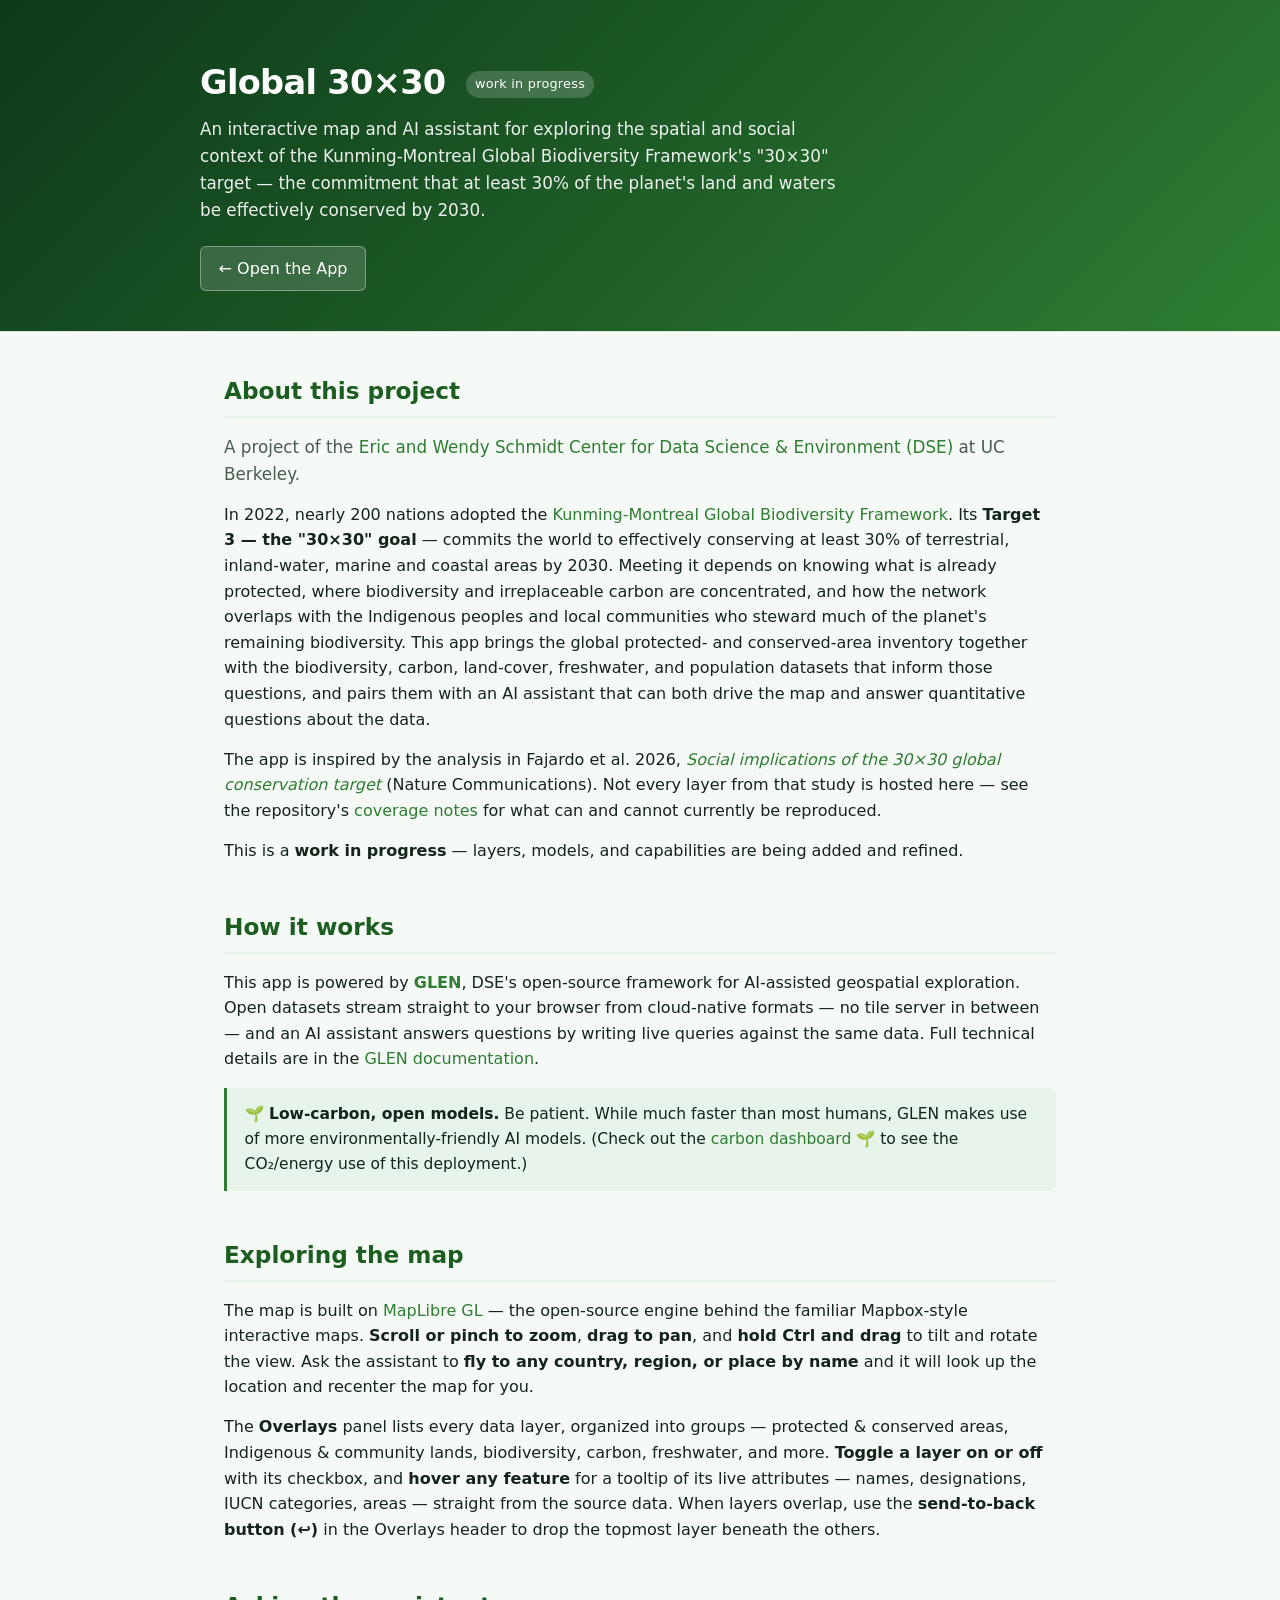
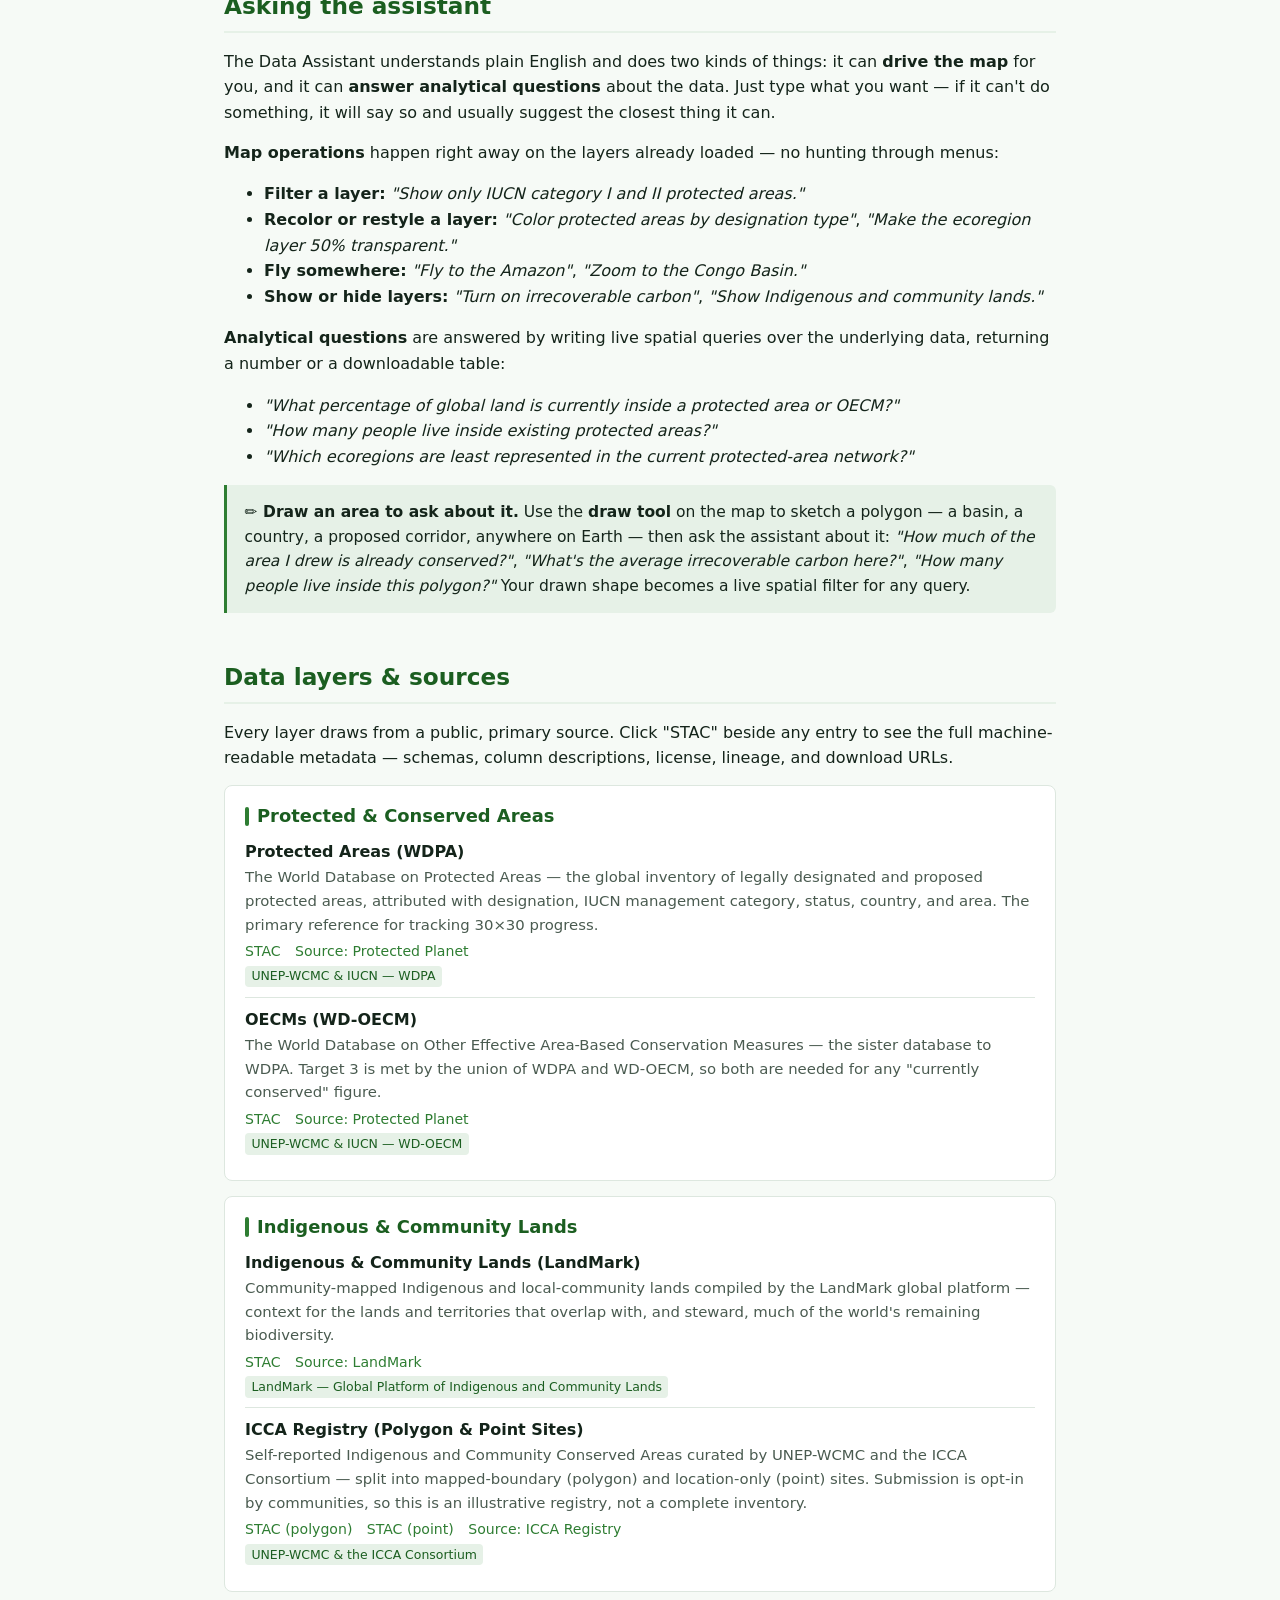
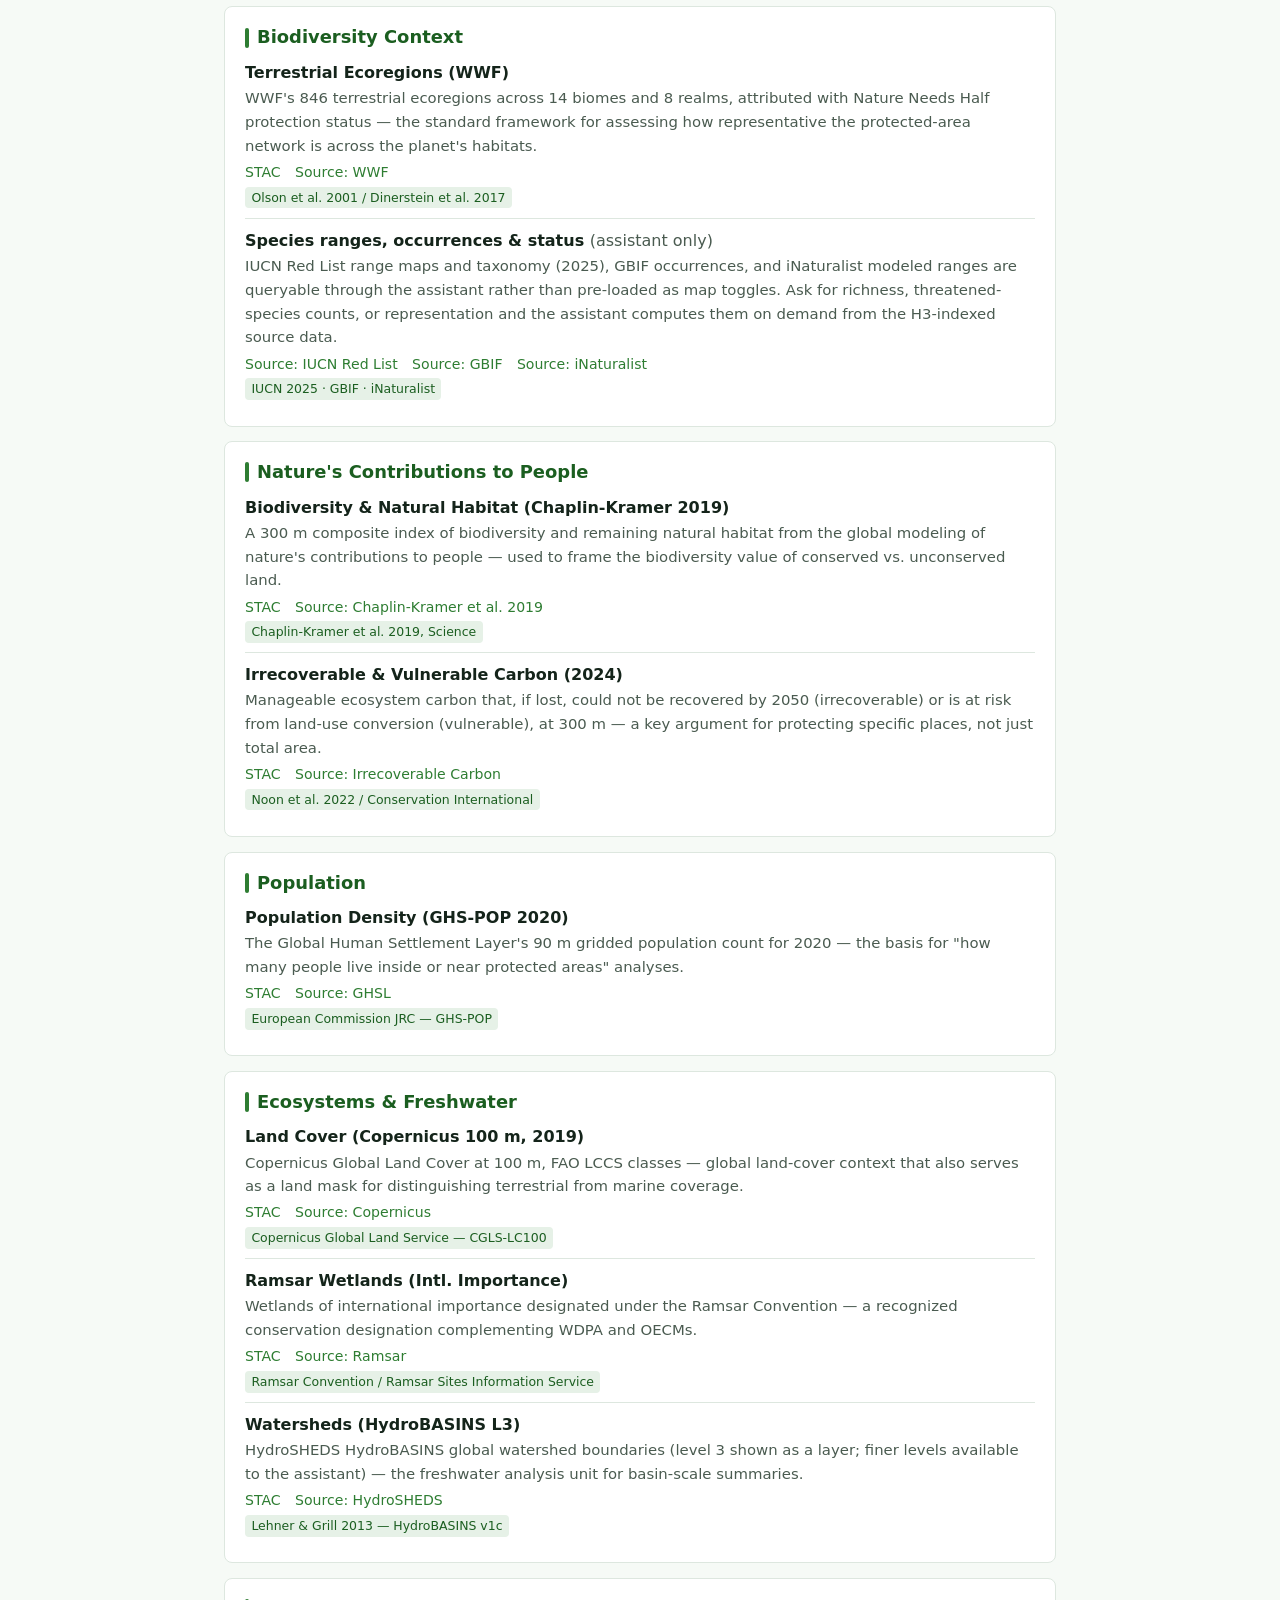
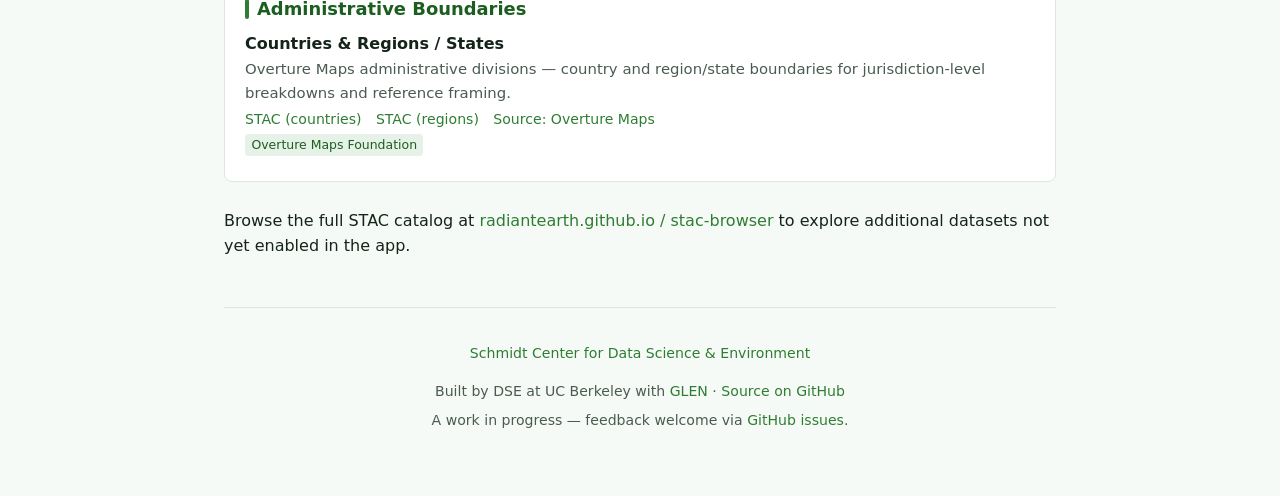
<file: docs.html>
<!DOCTYPE html>
<html lang="en">
<head>
<meta charset="UTF-8">
<meta name="viewport" content="width=device-width, initial-scale=1.0">
<title>About — Global 30×30</title>
<style>
:root {
    --ink: #14241a;
    --ink-soft: #4a5b50;
    --paper: #f6faf6;
    --rule: #dde7df;
    --accent: #2e7d32;
    --accent-dark: #1b5e20;
    --accent-soft: #e6f1e7;
    --link: #2e7d32;
    --max: 880px;
}

* { box-sizing: border-box; }

html, body {
    margin: 0;
    padding: 0;
    background: var(--paper);
    color: var(--ink);
    font-family: -apple-system, BlinkMacSystemFont, "Segoe UI", system-ui, sans-serif;
    font-size: 16px;
    line-height: 1.6;
}

a { color: var(--link); text-decoration: none; }
a:hover { text-decoration: underline; }

header.hero {
    background: linear-gradient(135deg, #0d3a1a 0%, var(--accent) 100%);
    color: #fff;
    padding: 3.5rem 1.5rem 2.5rem;
    border-bottom: 1px solid var(--rule);
}
.hero-inner {
    max-width: var(--max);
    margin: 0 auto;
}
.hero h1 {
    font-size: 2.1rem;
    margin: 0 0 0.4rem 0;
    font-weight: 600;
    letter-spacing: -0.02em;
}
.hero .tag {
    font-size: 1.05rem;
    opacity: 0.92;
    margin: 0 0 1.4rem 0;
    max-width: 60ch;
}
.hero .cta {
    display: inline-block;
    background: rgba(255,255,255,0.15);
    color: #fff;
    padding: 0.55rem 1.1rem;
    border-radius: 6px;
    border: 1px solid rgba(255,255,255,0.35);
    font-weight: 500;
    transition: background 0.15s;
}
.hero .cta:hover { background: rgba(255,255,255,0.28); text-decoration: none; }
.hero .badge {
    display: inline-block;
    margin-left: 0.6rem;
    padding: 0.18rem 0.55rem;
    border-radius: 999px;
    background: rgba(255,255,255,0.18);
    font-size: 0.8rem;
    font-weight: 500;
    letter-spacing: 0.02em;
    vertical-align: middle;
}

main {
    max-width: var(--max);
    margin: 0 auto;
    padding: 2.5rem 1.5rem 4rem;
}

section { margin-bottom: 2.8rem; }

h2 {
    font-size: 1.45rem;
    color: var(--accent-dark);
    border-bottom: 2px solid var(--accent-soft);
    padding-bottom: 0.4rem;
    margin: 0 0 1rem 0;
    font-weight: 600;
}
h3 {
    font-size: 1.12rem;
    color: var(--ink);
    margin: 1.4rem 0 0.5rem 0;
    font-weight: 600;
}
p { margin: 0.5rem 0 0.9rem; }
p.lede { font-size: 1.05rem; color: var(--ink-soft); }

.layer-group {
    background: #fff;
    border: 1px solid var(--rule);
    border-radius: 8px;
    padding: 1rem 1.25rem;
    margin: 0.9rem 0;
}
.layer-group h3 {
    margin-top: 0;
    color: var(--accent-dark);
    display: flex;
    align-items: center;
    gap: 0.5rem;
}
.layer-group h3::before {
    content: "";
    display: inline-block;
    width: 4px;
    height: 1.1em;
    background: var(--accent);
    border-radius: 2px;
}
.layer {
    padding: 0.55rem 0;
    border-top: 1px solid var(--rule);
}
.layer:first-of-type { border-top: 0; padding-top: 0; }
.layer .name {
    font-weight: 600;
    color: var(--ink);
}
.layer .source {
    color: var(--ink-soft);
    font-size: 0.93rem;
    margin: 0.1rem 0 0.15rem;
}
.layer .links {
    font-size: 0.88rem;
}
.layer .links a { margin-right: 0.9rem; }
.lic {
    display: inline-block;
    font-size: 0.78rem;
    font-weight: 500;
    color: var(--accent-dark);
    background: var(--accent-soft);
    border-radius: 4px;
    padding: 0.05rem 0.4rem;
    margin-top: 0.2rem;
}

.callout {
    background: var(--accent-soft);
    border-left: 3px solid var(--accent);
    padding: 0.9rem 1.1rem;
    border-radius: 0 6px 6px 0;
    margin: 1rem 0;
    font-size: 0.97rem;
}
.callout.green {
    background: #e8f3ea;
    border-left-color: #2e7d32;
}

.foot {
    text-align: center;
    color: var(--ink-soft);
    font-size: 0.88rem;
    margin-top: 3rem;
    padding-top: 1.5rem;
    border-top: 1px solid var(--rule);
}
.foot .partners {
    display: flex;
    justify-content: center;
    gap: 1.8rem;
    flex-wrap: wrap;
    margin: 0.6rem 0 1rem;
    font-weight: 500;
    color: var(--ink);
}

@media (max-width: 600px) {
    .hero h1 { font-size: 1.6rem; }
    main { padding: 1.5rem 1rem 3rem; }
    h2 { font-size: 1.2rem; }
}
</style>
</head>
<body>

<header class="hero">
    <div class="hero-inner">
        <h1>Global 30×30
            <span class="badge">work in progress</span>
        </h1>
        <p class="tag">An interactive map and AI assistant for exploring the spatial and social context of the Kunming-Montreal Global Biodiversity Framework's "30×30" target — the commitment that at least 30% of the planet's land and waters be effectively conserved by 2030.</p>
        <a href="/" class="cta">← Open the App</a>
    </div>
</header>

<main>

<section>
    <h2>About this project</h2>
    <p class="lede">A project of the <a href="https://dse.berkeley.edu" target="_blank" rel="noopener">Eric and Wendy Schmidt Center for Data Science &amp; Environment (DSE)</a> at UC Berkeley.</p>
    <p>In 2022, nearly 200 nations adopted the <a href="https://www.cbd.int/gbf" target="_blank" rel="noopener">Kunming-Montreal Global Biodiversity Framework</a>. Its <strong>Target 3 — the "30×30" goal</strong> — commits the world to effectively conserving at least 30% of terrestrial, inland-water, marine and coastal areas by 2030. Meeting it depends on knowing what is already protected, where biodiversity and irreplaceable carbon are concentrated, and how the network overlaps with the Indigenous peoples and local communities who steward much of the planet's remaining biodiversity. This app brings the global protected- and conserved-area inventory together with the biodiversity, carbon, land-cover, freshwater, and population datasets that inform those questions, and pairs them with an AI assistant that can both drive the map and answer quantitative questions about the data.</p>
    <p>The app is inspired by the analysis in Fajardo et al. 2026, <a href="https://doi.org/10.1038/s41467-026-71860-8" target="_blank" rel="noopener"><em>Social implications of the 30×30 global conservation target</em></a> (Nature Communications). Not every layer from that study is hosted here — see the repository's <a href="https://github.com/boettiger-lab/global-30x30/blob/main/coverage.md" target="_blank" rel="noopener">coverage notes</a> for what can and cannot currently be reproduced.</p>
    <p>This is a <strong>work in progress</strong> — layers, models, and capabilities are being added and refined.</p>
</section>

<section>
    <h2>How it works</h2>
    <p>This app is powered by <a href="https://schmidtdse.github.io/glen/" target="_blank" rel="noopener"><strong>GLEN</strong></a>, DSE's open-source framework for AI-assisted geospatial exploration. Open datasets stream straight to your browser from cloud-native formats — no tile server in between — and an AI assistant answers questions by writing live queries against the same data. Full technical details are in the <a href="https://schmidtdse.github.io/glen/" target="_blank" rel="noopener">GLEN documentation</a>.</p>

    <div class="callout green">
        <strong>🌱 Low-carbon, open models.</strong> Be patient. While much faster than most humans, GLEN makes use of more environmentally-friendly AI models. (Check out the <a href="https://carbon-api.nrp-nautilus.io/" target="_blank" rel="noopener">carbon dashboard 🌱</a> to see the CO₂/energy use of this deployment.)
    </div>
</section>

<section>
    <h2>Exploring the map</h2>
    <p>The map is built on <a href="https://maplibre.org" target="_blank" rel="noopener">MapLibre GL</a> — the open-source engine behind the familiar Mapbox-style interactive maps. <strong>Scroll or pinch to zoom</strong>, <strong>drag to pan</strong>, and <strong>hold Ctrl and drag</strong> to tilt and rotate the view. Ask the assistant to <strong>fly to any country, region, or place by name</strong> and it will look up the location and recenter the map for you.</p>
    <p>The <strong>Overlays</strong> panel lists every data layer, organized into groups — protected &amp; conserved areas, Indigenous &amp; community lands, biodiversity, carbon, freshwater, and more. <strong>Toggle a layer on or off</strong> with its checkbox, and <strong>hover any feature</strong> for a tooltip of its live attributes — names, designations, IUCN categories, areas — straight from the source data. When layers overlap, use the <strong>send-to-back button (↩)</strong> in the Overlays header to drop the topmost layer beneath the others.</p>
</section>

<section>
    <h2>Asking the assistant</h2>
    <p>The Data Assistant understands plain English and does two kinds of things: it can <strong>drive the map</strong> for you, and it can <strong>answer analytical questions</strong> about the data. Just type what you want — if it can't do something, it will say so and usually suggest the closest thing it can.</p>

    <p><strong>Map operations</strong> happen right away on the layers already loaded — no hunting through menus:</p>
    <ul>
        <li><strong>Filter a layer:</strong> <em>"Show only IUCN category I and II protected areas."</em></li>
        <li><strong>Recolor or restyle a layer:</strong> <em>"Color protected areas by designation type"</em>, <em>"Make the ecoregion layer 50% transparent."</em></li>
        <li><strong>Fly somewhere:</strong> <em>"Fly to the Amazon"</em>, <em>"Zoom to the Congo Basin."</em></li>
        <li><strong>Show or hide layers:</strong> <em>"Turn on irrecoverable carbon"</em>, <em>"Show Indigenous and community lands."</em></li>
    </ul>

    <p><strong>Analytical questions</strong> are answered by writing live spatial queries over the underlying data, returning a number or a downloadable table:</p>
    <ul>
        <li><em>"What percentage of global land is currently inside a protected area or OECM?"</em></li>
        <li><em>"How many people live inside existing protected areas?"</em></li>
        <li><em>"Which ecoregions are least represented in the current protected-area network?"</em></li>
    </ul>

    <div class="callout">
        <strong>✏️ Draw an area to ask about it.</strong> Use the <strong>draw tool</strong> on the map to sketch a polygon — a basin, a country, a proposed corridor, anywhere on Earth — then ask the assistant about it: <em>"How much of the area I drew is already conserved?"</em>, <em>"What's the average irrecoverable carbon here?"</em>, <em>"How many people live inside this polygon?"</em> Your drawn shape becomes a live spatial filter for any query.
    </div>
</section>

<section>
    <h2>Data layers &amp; sources</h2>
    <p>Every layer draws from a public, primary source. Click "STAC" beside any entry to see the full machine-readable metadata — schemas, column descriptions, license, lineage, and download URLs.</p>

    <div class="layer-group">
        <h3>Protected &amp; Conserved Areas</h3>
        <div class="layer">
            <div class="name">Protected Areas (WDPA)</div>
            <div class="source">The World Database on Protected Areas — the global inventory of legally designated and proposed protected areas, attributed with designation, IUCN management category, status, country, and area. The primary reference for tracking 30×30 progress.</div>
            <div class="links"><a href="https://radiantearth.github.io/stac-browser/#/external/s3-west.nrp-nautilus.io/public-wdpa/wdpa/stac-collection.json" target="_blank" rel="noopener">STAC</a><a href="https://www.protectedplanet.net/" target="_blank" rel="noopener">Source: Protected Planet</a></div>
            <span class="lic">UNEP-WCMC &amp; IUCN — WDPA</span>
        </div>
        <div class="layer">
            <div class="name">OECMs (WD-OECM)</div>
            <div class="source">The World Database on Other Effective Area-Based Conservation Measures — the sister database to WDPA. Target 3 is met by the union of WDPA and WD-OECM, so both are needed for any "currently conserved" figure.</div>
            <div class="links"><a href="https://radiantearth.github.io/stac-browser/#/external/s3-west.nrp-nautilus.io/public-wdpa/wdoecm-may-2026/stac-collection.json" target="_blank" rel="noopener">STAC</a><a href="https://www.protectedplanet.net/en/thematic-areas/oecms" target="_blank" rel="noopener">Source: Protected Planet</a></div>
            <span class="lic">UNEP-WCMC &amp; IUCN — WD-OECM</span>
        </div>
    </div>

    <div class="layer-group">
        <h3>Indigenous &amp; Community Lands</h3>
        <div class="layer">
            <div class="name">Indigenous &amp; Community Lands (LandMark)</div>
            <div class="source">Community-mapped Indigenous and local-community lands compiled by the LandMark global platform — context for the lands and territories that overlap with, and steward, much of the world's remaining biodiversity.</div>
            <div class="links"><a href="https://radiantearth.github.io/stac-browser/#/external/s3-west.nrp-nautilus.io/public-indigenous/landmark/iplc-poly-stac.json" target="_blank" rel="noopener">STAC</a><a href="https://www.landmarkmap.org/" target="_blank" rel="noopener">Source: LandMark</a></div>
            <span class="lic">LandMark — Global Platform of Indigenous and Community Lands</span>
        </div>
        <div class="layer">
            <div class="name">ICCA Registry (Polygon &amp; Point Sites)</div>
            <div class="source">Self-reported Indigenous and Community Conserved Areas curated by UNEP-WCMC and the ICCA Consortium — split into mapped-boundary (polygon) and location-only (point) sites. Submission is opt-in by communities, so this is an illustrative registry, not a complete inventory.</div>
            <div class="links"><a href="https://radiantearth.github.io/stac-browser/#/external/s3-west.nrp-nautilus.io/public-icca/icca-registry/icca-polygon/stac-collection.json" target="_blank" rel="noopener">STAC (polygon)</a><a href="https://radiantearth.github.io/stac-browser/#/external/s3-west.nrp-nautilus.io/public-icca/icca-registry/icca-point/stac-collection.json" target="_blank" rel="noopener">STAC (point)</a><a href="https://www.iccaregistry.org/" target="_blank" rel="noopener">Source: ICCA Registry</a></div>
            <span class="lic">UNEP-WCMC &amp; the ICCA Consortium</span>
        </div>
    </div>

    <div class="layer-group">
        <h3>Biodiversity Context</h3>
        <div class="layer">
            <div class="name">Terrestrial Ecoregions (WWF)</div>
            <div class="source">WWF's 846 terrestrial ecoregions across 14 biomes and 8 realms, attributed with Nature Needs Half protection status — the standard framework for assessing how representative the protected-area network is across the planet's habitats.</div>
            <div class="links"><a href="https://radiantearth.github.io/stac-browser/#/external/s3-west.nrp-nautilus.io/public-ecoregion/stac-collection.json" target="_blank" rel="noopener">STAC</a><a href="https://www.worldwildlife.org/publications/terrestrial-ecoregions-of-the-world" target="_blank" rel="noopener">Source: WWF</a></div>
            <span class="lic">Olson et al. 2001 / Dinerstein et al. 2017</span>
        </div>
        <div class="layer">
            <div class="name">Species ranges, occurrences &amp; status <span style="font-weight:400;color:var(--ink-soft);">(assistant only)</span></div>
            <div class="source">IUCN Red List range maps and taxonomy (2025), GBIF occurrences, and iNaturalist modeled ranges are queryable through the assistant rather than pre-loaded as map toggles. Ask for richness, threatened-species counts, or representation and the assistant computes them on demand from the H3-indexed source data.</div>
            <div class="links"><a href="https://www.iucnredlist.org/" target="_blank" rel="noopener">Source: IUCN Red List</a><a href="https://www.gbif.org/" target="_blank" rel="noopener">Source: GBIF</a><a href="https://www.inaturalist.org/" target="_blank" rel="noopener">Source: iNaturalist</a></div>
            <span class="lic">IUCN 2025 · GBIF · iNaturalist</span>
        </div>
    </div>

    <div class="layer-group">
        <h3>Nature's Contributions to People</h3>
        <div class="layer">
            <div class="name">Biodiversity &amp; Natural Habitat (Chaplin-Kramer 2019)</div>
            <div class="source">A 300 m composite index of biodiversity and remaining natural habitat from the global modeling of nature's contributions to people — used to frame the biodiversity value of conserved vs. unconserved land.</div>
            <div class="links"><a href="https://radiantearth.github.io/stac-browser/#/external/s3-west.nrp-nautilus.io/public-ncp/stac-collection.json" target="_blank" rel="noopener">STAC</a><a href="https://www.science.org/doi/10.1126/science.aaw3372" target="_blank" rel="noopener">Source: Chaplin-Kramer et al. 2019</a></div>
            <span class="lic">Chaplin-Kramer et al. 2019, Science</span>
        </div>
        <div class="layer">
            <div class="name">Irrecoverable &amp; Vulnerable Carbon (2024)</div>
            <div class="source">Manageable ecosystem carbon that, if lost, could not be recovered by 2050 (irrecoverable) or is at risk from land-use conversion (vulnerable), at 300 m — a key argument for protecting specific places, not just total area.</div>
            <div class="links"><a href="https://radiantearth.github.io/stac-browser/#/external/s3-west.nrp-nautilus.io/public-carbon/stac-collection.json" target="_blank" rel="noopener">STAC</a><a href="https://irrecoverable.resilienceatlas.org/" target="_blank" rel="noopener">Source: Irrecoverable Carbon</a></div>
            <span class="lic">Noon et al. 2022 / Conservation International</span>
        </div>
    </div>

    <div class="layer-group">
        <h3>Population</h3>
        <div class="layer">
            <div class="name">Population Density (GHS-POP 2020)</div>
            <div class="source">The Global Human Settlement Layer's 90 m gridded population count for 2020 — the basis for "how many people live inside or near protected areas" analyses.</div>
            <div class="links"><a href="https://radiantearth.github.io/stac-browser/#/external/s3-west.nrp-nautilus.io/public-population/ghs-pop-2020/stac-collection.json" target="_blank" rel="noopener">STAC</a><a href="https://ghsl.jrc.ec.europa.eu/" target="_blank" rel="noopener">Source: GHSL</a></div>
            <span class="lic">European Commission JRC — GHS-POP</span>
        </div>
    </div>

    <div class="layer-group">
        <h3>Ecosystems &amp; Freshwater</h3>
        <div class="layer">
            <div class="name">Land Cover (Copernicus 100 m, 2019)</div>
            <div class="source">Copernicus Global Land Cover at 100 m, FAO LCCS classes — global land-cover context that also serves as a land mask for distinguishing terrestrial from marine coverage.</div>
            <div class="links"><a href="https://radiantearth.github.io/stac-browser/#/external/s3-west.nrp-nautilus.io/public-land-cover/cgls-lc100-2019/stac-collection.json" target="_blank" rel="noopener">STAC</a><a href="https://land.copernicus.eu/en/products/global-dynamic-land-cover" target="_blank" rel="noopener">Source: Copernicus</a></div>
            <span class="lic">Copernicus Global Land Service — CGLS-LC100</span>
        </div>
        <div class="layer">
            <div class="name">Ramsar Wetlands (Intl. Importance)</div>
            <div class="source">Wetlands of international importance designated under the Ramsar Convention — a recognized conservation designation complementing WDPA and OECMs.</div>
            <div class="links"><a href="https://radiantearth.github.io/stac-browser/#/external/s3-west.nrp-nautilus.io/public-wetlands/ramsar/stac-collection.json" target="_blank" rel="noopener">STAC</a><a href="https://www.ramsar.org/" target="_blank" rel="noopener">Source: Ramsar</a></div>
            <span class="lic">Ramsar Convention / Ramsar Sites Information Service</span>
        </div>
        <div class="layer">
            <div class="name">Watersheds (HydroBASINS L3)</div>
            <div class="source">HydroSHEDS HydroBASINS global watershed boundaries (level 3 shown as a layer; finer levels available to the assistant) — the freshwater analysis unit for basin-scale summaries.</div>
            <div class="links"><a href="https://radiantearth.github.io/stac-browser/#/external/s3-west.nrp-nautilus.io/public-hydrobasins/stac-collection.json" target="_blank" rel="noopener">STAC</a><a href="https://www.hydrosheds.org/products/hydrobasins" target="_blank" rel="noopener">Source: HydroSHEDS</a></div>
            <span class="lic">Lehner &amp; Grill 2013 — HydroBASINS v1c</span>
        </div>
    </div>

    <div class="layer-group">
        <h3>Administrative Boundaries</h3>
        <div class="layer">
            <div class="name">Countries &amp; Regions / States</div>
            <div class="source">Overture Maps administrative divisions — country and region/state boundaries for jurisdiction-level breakdowns and reference framing.</div>
            <div class="links"><a href="https://radiantearth.github.io/stac-browser/#/external/s3-west.nrp-nautilus.io/public-overturemaps/2026-02-18.0/countries/stac-collection.json" target="_blank" rel="noopener">STAC (countries)</a><a href="https://radiantearth.github.io/stac-browser/#/external/s3-west.nrp-nautilus.io/public-overturemaps/2026-02-18.0/regions/stac-collection.json" target="_blank" rel="noopener">STAC (regions)</a><a href="https://overturemaps.org/" target="_blank" rel="noopener">Source: Overture Maps</a></div>
            <span class="lic">Overture Maps Foundation</span>
        </div>
    </div>

    <p style="margin-top: 1.6rem;">Browse the full STAC catalog at <a href="https://radiantearth.github.io/stac-browser/#/external/s3-west.nrp-nautilus.io/public-data/stac/catalog.json" target="_blank" rel="noopener">radiantearth.github.io / stac-browser</a> to explore additional datasets not yet enabled in the app.</p>
</section>

<div class="foot">
    <div class="partners">
        <span><a href="https://dse.berkeley.edu" target="_blank" rel="noopener">Schmidt Center for Data Science &amp; Environment</a></span>
    </div>
    <div>Built by DSE at UC Berkeley with <a href="https://github.com/SchmidtDSE/glen" target="_blank" rel="noopener">GLEN</a> · <a href="https://github.com/boettiger-lab/global-30x30" target="_blank" rel="noopener">Source on GitHub</a></div>
    <div style="margin-top:0.4rem;">A work in progress — feedback welcome via <a href="https://github.com/boettiger-lab/global-30x30/issues" target="_blank" rel="noopener">GitHub issues</a>.</div>
</div>

</main>

</body>
</html>
</file>
